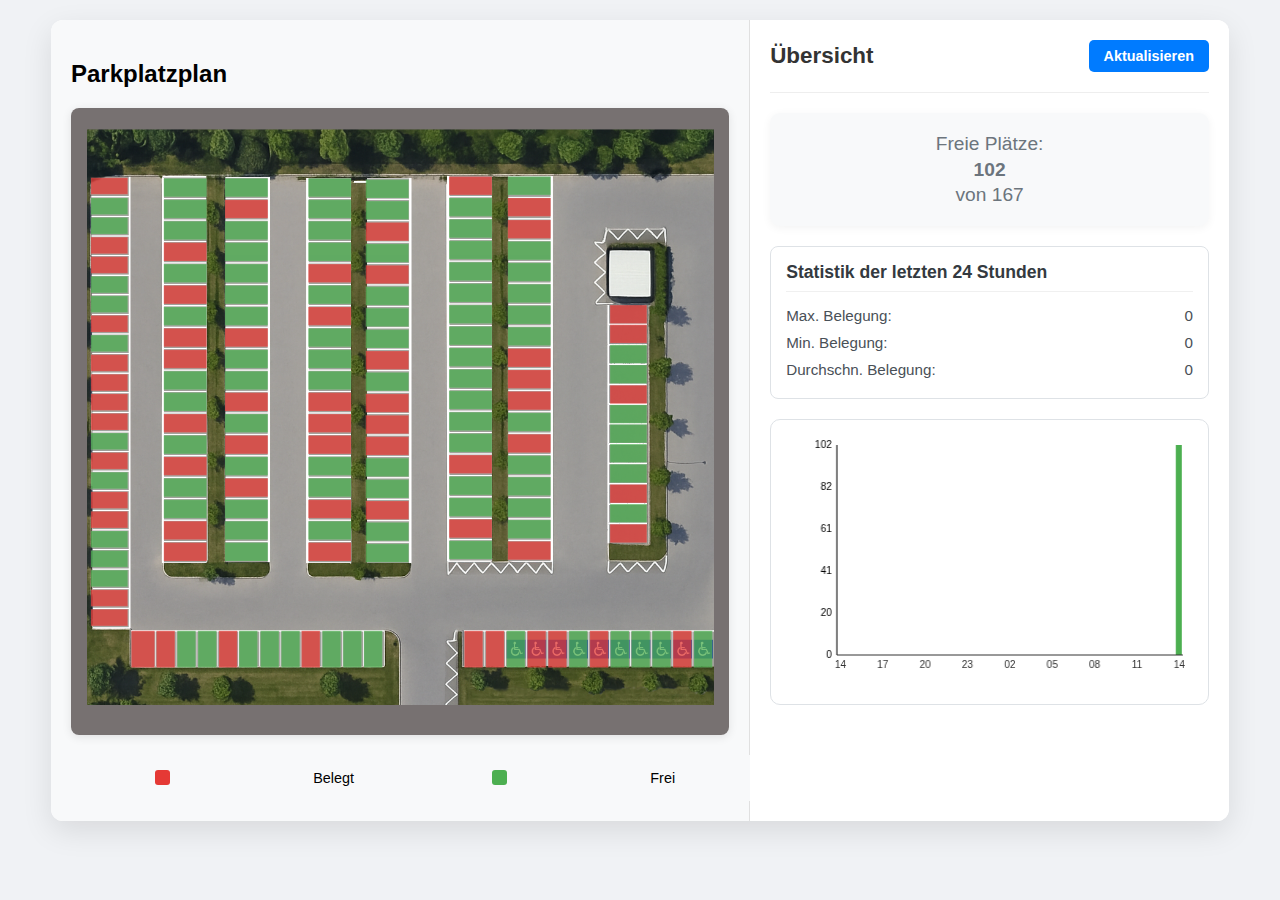
<file: Website/index.html>
<!DOCTYPE html>
<html lang="de">
<head>
    <meta charset="UTF-8">
    <meta name="viewport" content="width=device-width, initial-scale=1.0">
    <title>Parkplatz Dashboard</title>
    <link rel="stylesheet" href="style.css">

</head>
<body>
<!--<div id="app"></div>-->

<!-- Templates direkt im HTML -->
<!--<template id="desktop-template"> -->
    <div id="dashboard-container">
        <div id="parking-left">
            <div >
                <h2>Parkplatzplan</h2>
            </div>

            <div class="parking-wrapper">
                <img src="media/GptEditedv1.png" alt="Parkplatzplan">

                <svg id="parking-svg" viewBox="0 0 1024 1024">
                    <!-- Zone 1  -->
                    <rect class="spot" id="z1p1" x="7" y="114" width="60" height="27" fill="green"/>
                    <rect class="spot" id="z1p2" x="7" y="147" width="60" height="27" fill="green"/>
                    <rect class="spot" id="z1p3" x="7" y="179" width="60" height="27" fill="green"/>
                    <rect class="spot" id="z1p4" x="7" y="211" width="60" height="27" fill="green"/>
                    <rect class="spot" id="z1p5" x="7" y="243" width="60" height="27" fill="green"/>
                    <rect class="spot" id="z1p6" x="7" y="275" width="60" height="27" fill="green"/>
                    <rect class="spot" id="z1p7" x="7" y="307" width="60" height="27" fill="green"/>
                    <rect class="spot" id="z1p8" x="7" y="339" width="60" height="27" fill="green"/>
                    <rect class="spot" id="z1p9" x="7" y="371" width="60" height="27" fill="green"/>
                    <rect class="spot" id="z1p10" x="7" y="403" width="60" height="27" fill="green"/>
                    <rect class="spot" id="z1p11" x="7" y="435" width="60" height="27" fill="green"/>
                    <rect class="spot" id="z1p12" x="7" y="467" width="60" height="27" fill="green"/>
                    <rect class="spot" id="z1p13" x="7" y="499" width="60" height="27" fill="green"/>
                    <rect class="spot" id="z1p14" x="7" y="531" width="60" height="27" fill="green"/>
                    <rect class="spot" id="z1p15" x="7" y="563" width="60" height="27" fill="green"/>
                    <rect class="spot" id="z1p16" x="7" y="595" width="60" height="27" fill="green"/>
                    <rect class="spot" id="z1p17" x="7" y="627" width="60" height="27" fill="green"/>
                    <rect class="spot" id="z1p18" x="7" y="659" width="60" height="27" fill="green"/>
                    <rect class="spot" id="z1p19" x="7" y="691" width="60" height="27" fill="green"/>
                    <rect class="spot" id="z1p20" x="7" y="723" width="60" height="27" fill="green"/>
                    <rect class="spot" id="z1p21" x="7" y="755" width="60" height="27" fill="green"/>
                    <rect class="spot" id="z1p22" x="7" y="787" width="60" height="27" fill="green"/>
                    <rect class="spot" id="z1p23" x="7" y="819" width="60" height="27" fill="green"/>
                    <!-- Zone 2  -->
                    <rect class="spot" id="z2p1" x="126" y="115" width="70" height="30" fill="green"/>
                    <rect class="spot" id="z2p2" x="126" y="150" width="70" height="30" fill="green"/>
                    <rect class="spot" id="z2p3" x="126" y="185" width="70" height="30" fill="green"/>
                    <rect class="spot" id="z2p4" x="126" y="220" width="70" height="30" fill="green"/>
                    <rect class="spot" id="z2p5" x="126" y="255" width="70" height="30" fill="green"/>
                    <rect class="spot" id="z2p6" x="126" y="290" width="70" height="30" fill="green"/>
                    <rect class="spot" id="z2p7" x="126" y="325" width="70" height="30" fill="green"/>
                    <rect class="spot" id="z2p8" x="126" y="360" width="70" height="30" fill="green"/>
                    <rect class="spot" id="z2p9" x="126" y="395" width="70" height="30" fill="green"/>
                    <rect class="spot" id="z2p10" x="126" y="430" width="70" height="30" fill="green"/>
                    <rect class="spot" id="z2p11" x="126" y="465" width="70" height="30" fill="green"/>
                    <rect class="spot" id="z2p12" x="126" y="500" width="70" height="30" fill="green"/>
                    <rect class="spot" id="z2p13" x="126" y="535" width="70" height="30" fill="green"/>
                    <rect class="spot" id="z2p14" x="126" y="570" width="70" height="30" fill="green"/>
                    <rect class="spot" id="z2p15" x="126" y="605" width="70" height="30" fill="green"/>
                    <rect class="spot" id="z2p16" x="126" y="640" width="70" height="30" fill="green"/>
                    <rect class="spot" id="z2p17" x="126" y="675" width="70" height="30" fill="green"/>
                    <rect class="spot" id="z2p18" x="126" y="710" width="70" height="30" fill="green"/>

                    <!-- Zone 3  -->
                    <rect class="spot" id="z3p1" x="226" y="115" width="70" height="30" fill="green"/>
                    <rect class="spot" id="z3p2" x="226" y="150" width="70" height="30" fill="green"/>
                    <rect class="spot" id="z3p3" x="226" y="185" width="70" height="30" fill="green"/>
                    <rect class="spot" id="z3p4" x="226" y="220" width="70" height="30" fill="green"/>
                    <rect class="spot" id="z3p5" x="226" y="255" width="70" height="30" fill="green"/>
                    <rect class="spot" id="z3p6" x="226" y="290" width="70" height="30" fill="green"/>
                    <rect class="spot" id="z3p7" x="226" y="325" width="70" height="30" fill="green"/>
                    <rect class="spot" id="z3p8" x="226" y="360" width="70" height="30" fill="green"/>
                    <rect class="spot" id="z3p9" x="226" y="395" width="70" height="30" fill="green"/>
                    <rect class="spot" id="z3p10" x="226" y="430" width="70" height="30" fill="green"/>
                    <rect class="spot" id="z3p11" x="226" y="465" width="70" height="30" fill="green"/>
                    <rect class="spot" id="z3p12" x="226" y="500" width="70" height="30" fill="green"/>
                    <rect class="spot" id="z3p13" x="226" y="535" width="70" height="30" fill="green"/>
                    <rect class="spot" id="z3p14" x="226" y="570" width="70" height="30" fill="green"/>
                    <rect class="spot" id="z3p15" x="226" y="605" width="70" height="30" fill="green"/>
                    <rect class="spot" id="z3p16" x="226" y="640" width="70" height="30" fill="green"/>
                    <rect class="spot" id="z3p17" x="226" y="675" width="70" height="30" fill="green"/>
                    <rect class="spot" id="z3p18" x="226" y="710" width="70" height="30" fill="green"/>
                    <!-- Zone 4  -->
                    <rect class="spot" id="z4p1" x="362" y="115" width="70" height="30" fill="green"/>
                    <rect class="spot" id="z4p2" x="362" y="150" width="70" height="30" fill="green"/>
                    <rect class="spot" id="z4p3" x="362" y="185" width="70" height="30" fill="green"/>
                    <rect class="spot" id="z4p4" x="362" y="220" width="70" height="30" fill="green"/>
                    <rect class="spot" id="z4p5" x="362" y="255" width="70" height="30" fill="green"/>
                    <rect class="spot" id="z4p6" x="362" y="290" width="70" height="30" fill="green"/>
                    <rect class="spot" id="z4p7" x="362" y="325" width="70" height="30" fill="green"/>
                    <rect class="spot" id="z4p8" x="362" y="360" width="70" height="30" fill="green"/>
                    <rect class="spot" id="z4p9" x="362" y="395" width="70" height="30" fill="green"/>
                    <rect class="spot" id="z4p10" x="362" y="430" width="70" height="30" fill="green"/>
                    <rect class="spot" id="z4p11" x="362" y="465" width="70" height="30" fill="green"/>
                    <rect class="spot" id="z4p12" x="362" y="500" width="70" height="30" fill="green"/>
                    <rect class="spot" id="z4p13" x="362" y="535" width="70" height="30" fill="green"/>
                    <rect class="spot" id="z4p14" x="362" y="570" width="70" height="30" fill="green"/>
                    <rect class="spot" id="z4p15" x="362" y="605" width="70" height="30" fill="green"/>
                    <rect class="spot" id="z4p16" x="362" y="640" width="70" height="30" fill="green"/>
                    <rect class="spot" id="z4p17" x="362" y="675" width="70" height="30" fill="green"/>
                    <rect class="spot" id="z4p18" x="362" y="710" width="70" height="30" fill="green"/>
                    <!-- Zone 5  -->
                    <rect class="spot" id="z5p1" x="456" y="117" width="70" height="30" fill="green"/>
                    <rect class="spot" id="z5p2" x="456" y="152" width="70" height="30" fill="green"/>
                    <rect class="spot" id="z5p3" x="456" y="187" width="70" height="30" fill="green"/>
                    <rect class="spot" id="z5p4" x="456" y="222" width="70" height="30" fill="green"/>
                    <rect class="spot" id="z5p5" x="456" y="257" width="70" height="30" fill="green"/>
                    <rect class="spot" id="z5p6" x="456" y="292" width="70" height="30" fill="green"/>
                    <rect class="spot" id="z5p7" x="456" y="327" width="70" height="30" fill="green"/>
                    <rect class="spot" id="z5p8" x="456" y="362" width="70" height="30" fill="green"/>
                    <rect class="spot" id="z5p9" x="456" y="397" width="70" height="30" fill="green"/>
                    <rect class="spot" id="z5p10" x="456" y="432" width="70" height="30" fill="green"/>
                    <rect class="spot" id="z5p11" x="456" y="467" width="70" height="30" fill="green"/>
                    <rect class="spot" id="z5p12" x="456" y="502" width="70" height="30" fill="green"/>
                    <rect class="spot" id="z5p13" x="456" y="537" width="70" height="30" fill="green"/>
                    <rect class="spot" id="z5p14" x="456" y="572" width="70" height="30" fill="green"/>
                    <rect class="spot" id="z5p15" x="456" y="607" width="70" height="30" fill="green"/>
                    <rect class="spot" id="z5p16" x="456" y="642" width="70" height="30" fill="green"/>
                    <rect class="spot" id="z5p17" x="456" y="677" width="70" height="30" fill="green"/>
                    <rect class="spot" id="z5p18" x="456" y="712" width="70" height="30" fill="green"/>
                    <!-- Zone 6  -->
                    <rect class="spot" id="z6p1" x="592" y="112" width="70" height="30" fill="green"/>
                    <rect class="spot" id="z6p2" x="592" y="147" width="70" height="30" fill="green"/>
                    <rect class="spot" id="z6p3" x="592" y="182" width="70" height="30" fill="green"/>
                    <rect class="spot" id="z6p4" x="592" y="217" width="70" height="30" fill="green"/>
                    <rect class="spot" id="z6p5" x="592" y="252" width="70" height="30" fill="green"/>
                    <rect class="spot" id="z6p6" x="592" y="287" width="70" height="30" fill="green"/>
                    <rect class="spot" id="z6p7" x="592" y="322" width="70" height="30" fill="green"/>
                    <rect class="spot" id="z6p8" x="592" y="357" width="70" height="30" fill="green"/>
                    <rect class="spot" id="z6p9" x="592" y="392" width="70" height="30" fill="green"/>
                    <rect class="spot" id="z6p10" x="592" y="427" width="70" height="30" fill="green"/>
                    <rect class="spot" id="z6p11" x="592" y="462" width="70" height="30" fill="green"/>
                    <rect class="spot" id="z6p12" x="592" y="497" width="70" height="30" fill="green"/>
                    <rect class="spot" id="z6p13" x="592" y="532" width="70" height="30" fill="green"/>
                    <rect class="spot" id="z6p14" x="592" y="567" width="70" height="30" fill="green"/>
                    <rect class="spot" id="z6p15" x="592" y="602" width="70" height="30" fill="green"/>
                    <rect class="spot" id="z6p16" x="592" y="637" width="70" height="30" fill="green"/>
                    <rect class="spot" id="z6p17" x="592" y="672" width="70" height="30" fill="green"/>
                    <rect class="spot" id="z6p18" x="592" y="707" width="70" height="30" fill="green"/>
                    <!-- Zone 7  -->
                    <rect class="spot" id="z7p1" x="688" y="112" width="70" height="30" fill="green"/>
                    <rect class="spot" id="z7p2" x="688" y="147" width="70" height="30" fill="green"/>
                    <rect class="spot" id="z7p3" x="688" y="183" width="70" height="30" fill="green"/>
                    <rect class="spot" id="z7p4" x="688" y="218" width="70" height="30" fill="green"/>
                    <rect class="spot" id="z7p5" x="688" y="253" width="70" height="30" fill="green"/>
                    <rect class="spot" id="z7p6" x="688" y="288" width="70" height="30" fill="green"/>
                    <rect class="spot" id="z7p7" x="688" y="323" width="70" height="30" fill="green"/>
                    <rect class="spot" id="z7p8" x="688" y="358" width="70" height="30" fill="green"/>
                    <rect class="spot" id="z7p9" x="688" y="393" width="70" height="30" fill="green"/>
                    <rect class="spot" id="z7p10" x="688" y="428" width="70" height="30" fill="green"/>
                    <rect class="spot" id="z7p11" x="688" y="463" width="70" height="30" fill="green"/>
                    <rect class="spot" id="z7p12" x="688" y="498" width="70" height="30" fill="green"/>
                    <rect class="spot" id="z7p13" x="688" y="533" width="70" height="30" fill="green"/>
                    <rect class="spot" id="z7p14" x="688" y="568" width="70" height="30" fill="green"/>
                    <rect class="spot" id="z7p15" x="688" y="603" width="70" height="30" fill="green"/>
                    <rect class="spot" id="z7p16" x="688" y="638" width="70" height="30" fill="green"/>
                    <rect class="spot" id="z7p17" x="688" y="673" width="70" height="30" fill="green"/>
                    <rect class="spot" id="z7p18" x="688" y="708" width="70" height="30" fill="green"/>
                    <!-- Zone 8  -->
                    <rect class="spot" id="z8p1" x="855" y="322" width="60" height="30" fill="green"/>
                    <rect class="spot" id="z8p2" x="855" y="354" width="60" height="30" fill="green"/>
                    <rect class="spot" id="z8p3" x="855" y="387" width="60" height="30" fill="green"/>
                    <rect class="spot" id="z8p4" x="855" y="420" width="60" height="30" fill="green"/>
                    <rect class="spot" id="z8p5" x="855" y="453" width="60" height="30" fill="green"/>
                    <rect class="spot" id="z8p6" x="855" y="485" width="60" height="30" fill="green"/>
                    <rect class="spot" id="z8p7" x="855" y="517" width="60" height="30" fill="green"/>
                    <rect class="spot" id="z8p8" x="855" y="549" width="60" height="30" fill="green"/>
                    <rect class="spot" id="z8p9" x="855" y="582" width="60" height="30" fill="green"/>
                    <rect class="spot" id="z8p10" x="855" y="615" width="60" height="30" fill="green"/>
                    <rect class="spot" id="z8p11" x="855" y="647" width="60" height="30" fill="green"/>
                    <rect class="spot" id="z8p12" x="855" y="680" width="60" height="30" fill="green"/>


                    <!-- Zone 9  -->
                    <rect class="spot" id="z9p1" x="73" y="854" width="38" height="60" fill="green"/>
                    <rect class="spot" id="z9p2" x="114" y="854" width="30" height="60" fill="green"/>
                    <rect class="spot" id="z9p3" x="148" y="854" width="30" height="60" fill="green"/>
                    <rect class="spot" id="z9p4" x="182" y="854" width="30" height="60" fill="green"/>
                    <rect class="spot" id="z9p5" x="216" y="854" width="30" height="60" fill="green"/>
                    <rect class="spot" id="z9p6" x="249" y="854" width="30" height="60" fill="green"/>
                    <rect class="spot" id="z9p7" x="284" y="854" width="30" height="60" fill="green"/>
                    <rect class="spot" id="z9p8" x="318" y="854" width="30" height="60" fill="green"/>
                    <rect class="spot" id="z9p9" x="351" y="854" width="30" height="60" fill="green"/>
                    <rect class="spot" id="z9p10" x="385" y="854" width="30" height="60" fill="green"/>
                    <rect class="spot" id="z9p11" x="419" y="854" width="30" height="60" fill="green"/>
                    <rect class="spot" id="z9p12" x="453" y="854" width="30" height="60" fill="green"/>

                    <!-- Zone 10  -->
                    <rect class="spot" id="z10p1" x="617" y="854" width="30" height="60" fill="green"/>
                    <rect class="spot" id="z10p2" x="652" y="854" width="30" height="60" fill="green"/>
                    <rect class="spot" id="z10p3" x="686" y="854" width="30" height="60" fill="green"/>
                    <rect class="spot" id="z10p4" x="720" y="854" width="30" height="60" fill="green"/>
                    <rect class="spot" id="z10p5" x="754" y="854" width="30" height="60" fill="green"/>
                    <rect class="spot" id="z10p6" x="788" y="854" width="30" height="60" fill="green"/>
                    <rect class="spot" id="z10p7" x="822" y="854" width="30" height="60" fill="green"/>
                    <rect class="spot" id="z10p8" x="856" y="854" width="30" height="60" fill="green"/>
                    <rect class="spot" id="z10p9" x="890" y="854" width="30" height="60" fill="green"/>
                    <rect class="spot" id="z10p10" x="924" y="854" width="30" height="60" fill="green"/>
                    <rect class="spot" id="z10p11" x="958" y="854" width="30" height="60" fill="green"/>
                    <rect class="spot" id="z10p12" x="992" y="854" width="30" height="60" fill="green"/>
                </svg>
            </div>

            <div id="legend">
                <span class="legend-occupied"></span> Belegt
                <span class="legend-free"></span> Frei
            </div>
        </div>

        <div id="parking-right">

            <div id="header-bar">
                <h2>Übersicht</h2>
                <button id="update-button" onclick="updateParkingData()">Aktualisieren</button>
            </div>

            <div id="counter-wrapper">
                <span>Freie Plätze:</span>
                <span id="free-spots">0</span>
                <span id="total-spots-info">von 167 </span>
            </div>

            <div id="stats-wrapper">
                <h3>Statistik der letzten 24 Stunden</h3>
                <ul id="stats-list">
                    <li><span>Max. Belegung:</span> <span id="max-occupied">0</span></li>
                    <li><span>Min. Belegung:</span> <span id="min-occupied">0</span></li>
                    <li><span>Durchschn. Belegung:</span> <span id="avg-occupied">0</span></li>
                </ul>
            </div>

            <div id="chart-wrapper">
                <canvas id="parking-chart" width="400" height="250"></canvas>
            </div>
        </div>
    </div>
<!--</template>-->


<script defer src="sсript.js"></script>
<!--<script defer src="script.js"></script>-->
</body>
</html>
</file>
<file: Website/style.css>
/* === Allgemeines Styling === */
body {
    font-family: 'Segoe UI', Tahoma, Geneva, Verdana, sans-serif;
    background: #f0f2f5; /* Hellgrauer Hintergrund */
    display: flex;
    flex-direction: column;
    align-items: center;
    padding: 20px;
    margin: 0;
}

h1 {
    display: none; /* Überschrift wird im Dashboard angezeigt */
}

/* === Dashboard Container === */
#dashboard-container {
    display: flex;
    max-width: 1200px;
    width: 95%;
    background: #fff;
    border-radius: 12px;
    box-shadow: 0 10px 30px rgba(0,0,0,0.1);
    min-height: 700px;
    overflow: hidden; /* Wichtig für abgerundete Ecken */
}

/* === Linker Bereich: Parkplatzkarte === */
#parking-left {
    flex: 3; /* Nimmt den größten Teil der Breite ein */
    padding: 20px;
    background-color: #f8f9fa; /* Trennung des Hintergrunds */
    display: flex;
    flex-direction: column;
    align-items: flex-start;
}

.parking-wrapper {
    position: relative;
    width: 100%;
    /* Maximale Breite für besseres Befüllen des Containers entfernt */
    aspect-ratio: 1.05 / 1;/* Seitenverhältnis für bessere Anzeige */
    overflow: hidden;
    border-radius: 8px;
    box-shadow: 0 2px 10px rgba(0, 0, 0, 0.1);
}

.parking-wrapper img {
    position: absolute;
    top: 0; left: 0;
    width: 100%;
    height: 100%;
    object-fit: contain;
    object-position: center;
    z-index: 1;
    background: #777171;
}

.parking-wrapper svg {
    position: absolute;
    top: 0; left: 0;
    width: 100%;
    height: 100%;
    z-index: 2;
    pointer-events: none;
}

rect.spot {
    stroke: rgba(255, 255, 255, 0.1); /* Leichter Strich */
    stroke-width: 2;
    transition: fill 0.5s ease;
    opacity: 0.75; /* Transluzenz für Overlay-Effekt */
}

/* === Rechter Bereich: Statistik & Zähler === */
#parking-right {
    flex: 2;
    background: #ffffff;
    padding: 20px;
    border-left: 1px solid #e0e0e0;
    min-width: 300px;
}

/* Kopfzeile */
#header-bar {
    display: flex;
    justify-content: space-between;
    align-items: center;
    padding-bottom: 20px;
    border-bottom: 1px solid #eee;
    margin-bottom: 20px;
}

#header-bar h2 {
    margin: 0;
    color: #333;
    font-size: 1.4em;
}

/* Button */
#update-button {
    background: #007bff;
    color: white;
    border: none;
    padding: 8px 15px;
    border-radius: 5px;
    cursor: pointer;
    font-size: 0.9em;
    font-weight: 600;
    transition: background 0.3s;
}
#update-button:hover {
    background: #0056b3;
}

/* === Zählerbereich === */
#counter-wrapper {
    display: flex;
    flex-direction: column;
    align-items: center;
    background: #f8f9fa;
    padding: 20px;
    border-radius: 10px;
    margin-bottom: 20px;
    box-shadow: 0 2px 10px rgba(0,0,0,0.05);
}

#counter-wrapper span {
    font-size: 1.2em;
    color: #6c757d;
}

#free-spots {
    font-weight: 700;
    font-size: 3.5em; /* Sehr große Schriftart für den Zähler */
    color: #28a745; /* Grüne Farbe für freie Plätze */
    line-height: 1.0;
    transition: color 0.5s, transform 0.3s;
    display: block;
    margin-top: 5px;
}

#total-spots-info {
    color: #6c757d;
    font-size: 0.9em;
    margin-top: 5px;
}

/* === Statistik === */
#stats-wrapper {
    background: #fff;
    padding: 15px;
    border-radius: 8px;
    margin-bottom: 20px;
    border: 1px solid #dee2e6;
}

#stats-wrapper h3 {
    font-size: 1.1em;
    color: #343a40;
    border-bottom: 1px solid #f0f0f0;
    padding-bottom: 8px;
    margin-top: 0;
    margin-bottom: 10px;
}

#stats-list {
    list-style: none;
    padding: 0;
    margin: 0;
}

#stats-list li {
    display: flex;
    justify-content: space-between;
    padding: 5px 0;
    font-size: 0.95em;
    color: #495057;
}

/* === Diagramm === */
#chart-wrapper {
    margin-top: 10px;
    background: #fff;
    padding: 15px;
    border-radius: 10px;
    border: 1px solid #dee2e6;
    width: 100%;
    box-sizing: border-box;
}

#parking-chart {
    width: 100%;
    height: 250px;
}

/* === Legende === */
#legend {
    display: flex;
    justify-content: space-around;
    padding: 15px;
    background: #f8f9fa;
    border-radius: 8px;
    font-size: 0.9em;
    margin-top: 20px;
}

.legend-free, .legend-occupied {
    display: inline-block;
    width: 15px;
    height: 15px;
    border-radius: 3px;
    margin-right: 5px;
    vertical-align: middle;
}
.legend-free { background-color: #4caf50; }
.legend-occupied { background-color: #e53935; }

/* ----------------------------------------------
 DESKTOP ANSICHT (ab 801px)
---------------------------------------------- */
@media (min-width: 801px) {
    #dashboard-container {
        flex-direction: row; /* Nebeneinander */
    }

    #parking-left {
        border-right: 1px solid #e0e0e0;
    }

    #parking-right {
        border-left: none;
    }

    #legend {
        align-self: flex-start;
        width: 100%;
        margin-top: 20px;
    }


}

/* ----------------------------------------------
MOBILE ANSICHT (bis 800px)
---------------------------------------------- */
@media (max-width: 800px) {
    body {
        padding: 10px;
    }

    #dashboard-container {
        flex-direction: column; /* Untereinander */
        width: 100%;
        box-shadow: none;
        border-radius: 0;
    }

    #parking-left, #parking-right {
        width: 95%;
        border: none;
        padding: 10px;
    }

    #header-bar {
        flex-direction: column;
        align-items: flex-start;
        gap: 10px;
    }

    #update-button {
        width: 100%;
        font-size: 1em;
    }

    #free-spots {
        font-size: 2em;
    }

    #legend {
        flex-direction: row;
        justify-content: space-around;
        width: 100%;
        margin-top: 15px;
    }
}
</file>
